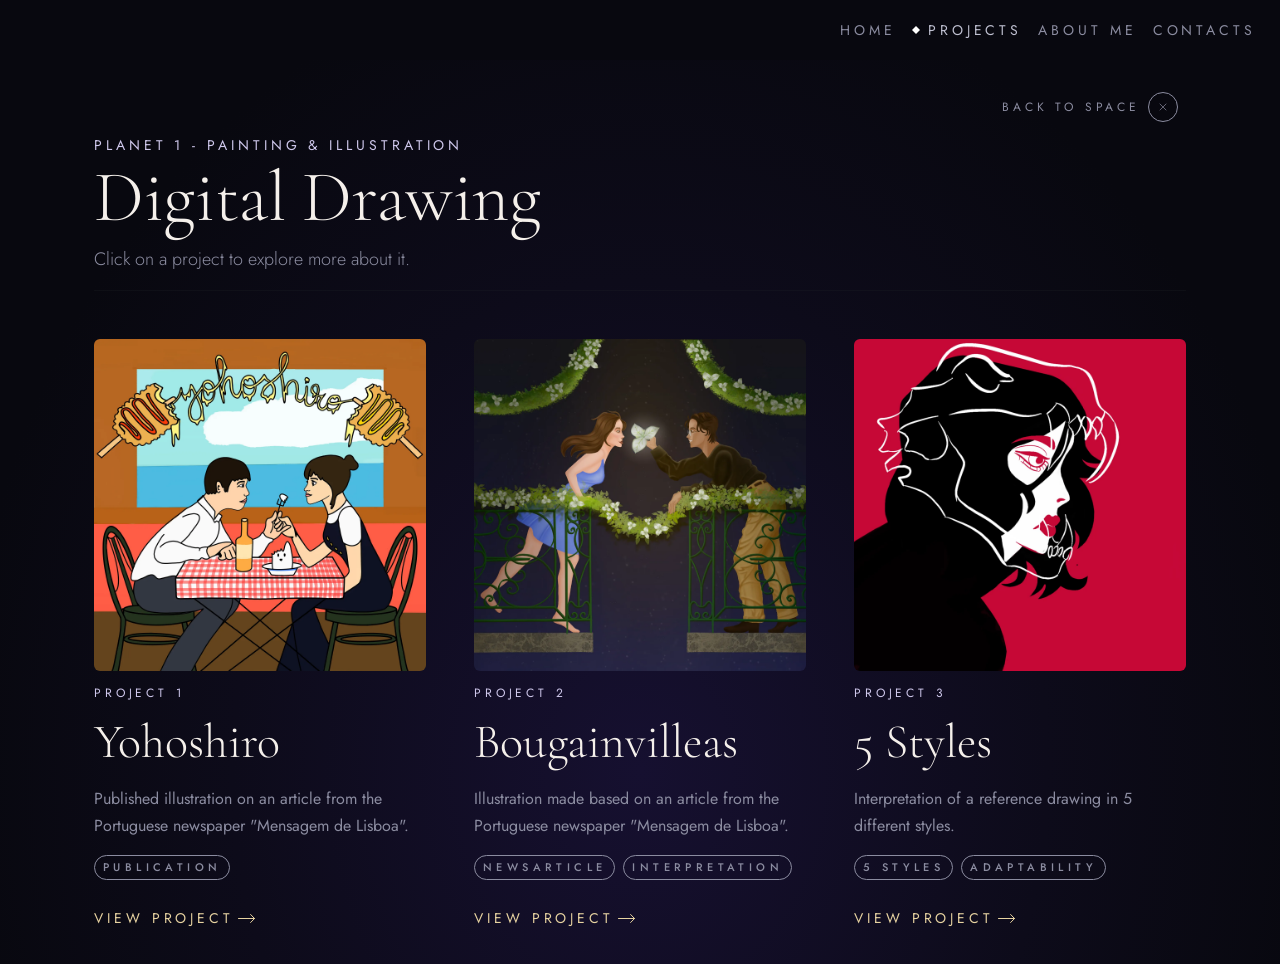
<file: art-projects.html>
<!DOCTYPE html>
<html lang="en">
<head>
    <meta charset="UTF-8">
    <meta name="viewport" content="width=device-width, initial-scale=1.0">
    <meta name="description" content="Digital Illustration by Marta - Yohoshiro, Bougainvilleas, and 5-styles adaptability study. Editorial artwork from a Lisbon design student.">
    <title>Digital Drawing — Marta's Portfolio</title>
    <link href="https://fonts.googleapis.com/css2?family=Cormorant+Garamond:ital,wght@0,300;0,400;0,700;1,300;1,400&family=Jost:ital,wght@0,300;0,400;0,500;1,400&display=swap" rel="stylesheet">
    
    <!-- Bootstrap CSS -->
    <link href="https://cdn.jsdelivr.net/npm/bootstrap@5.3.3/dist/css/bootstrap.min.css" rel="stylesheet">
    <link rel="stylesheet" href="./css/style.css">
    <link rel="icon" href="./assets/diamond.svg" type="image/svg+xml">
</head>

<body>
    <!-- Nav bar-->
    <a class="skip-link visually-hidden-focusable" href="#main-content">Skip to main content</a>
    <header class="position-fixed w-100 dark" id="mainHeader">
        
        <nav class="navbar navbar-expand-md d-flex align-items-center px-3" aria-label="Main Navigation">
            <button class="navbar-toggler border-0 ms-auto" type="button" data-bs-toggle="collapse"
                data-bs-target="#navMenu" aria-controls="navMenu" aria-expanded="false" aria-label="Menu">
                <span class="navbar-toggler-icon"></span>
            </button>
            <div class="collapse navbar-collapse justify-content-end" id="navMenu">
                <ul class="navbar-nav text-nowrap">
                    <li class="nav-item">
                        <a class="nav-link label-lg d-flex align-items-center justify-content-end gap-2" href="./index.html?section=home" data-section="home">
                            <img src="./assets/diamond.svg" class="nav-diamond" alt=""> HOME
                        </a>
                    </li>
                    <li class="nav-item">
                        <a class="nav-link label-lg active d-flex align-items-center justify-content-end gap-2" href="./index.html?section=projects" data-section="projects">
                            <img src="./assets/diamond.svg" class="nav-diamond" alt=""> PROJECTS
                        </a>
                    </li>
                    <li class="nav-item">
                        <a class="nav-link label-lg d-flex align-items-center justify-content-end gap-2" href="./index.html?section=about" data-section="about">
                            <img src="./assets/diamond.svg" class="nav-diamond" alt=""> ABOUT ME
                        </a>
                    </li>
                    <li class="nav-item">
                        <a class="nav-link label-lg d-flex align-items-center justify-content-end gap-2" href="./index.html?section=contacts" data-section="contacts">
                            <img src="./assets/diamond.svg" class="nav-diamond" alt=""> CONTACTS
                        </a>
                    </li>
                </ul>
            </div>
        </nav>
    </header>

    <section class="view d-flex flex-column position-relative" id="main-content">
        <div class="container py-4 px-md-4 px-3">
            <!-- Back button -->
            <div class="d-flex justify-content-end mb-2">
                <a href="./index.html?section=projects">
                    <span class="back-btn label-md d-inline-flex align-items-center gap-2 p-2">BACK TO SPACE
                        <span class="back-icon d-flex align-items-center justify-content-center rounded-circle">
                            <svg width="10" height="10" viewBox="0 0 10 10" fill="none" aria-hidden="true">
                                <path d="M2 2L8 8M8 2L2 8" stroke="currentColor" stroke-width="0.7" stroke-linecap="round"/>
                            </svg>
                        </span>
                    </span>
                </a>
            </div>

            <!-- Section header -->
            <p class="label-lg planet-label mb-2">PLANET 1 - PAINTING &amp; ILLUSTRATION</p>
            <h1 class="subject mb-2">Digital Drawing</h1>
            <p class="desc text-lg mb-3">Click on a project to explore more about it.</p>
            <hr class="h-rule mb-4 mb-md-5">

            <!-- Project cards -->
            <div class="row g-4 g-lg-5">

                <!-- Card 1: Yohoshiro -->
                <div class="col-12 col-sm-6 col-lg-4">
                    <a href="./yohoshiro.html" class="project-card d-flex flex-column text-decoration-none h-100 gap-3">
                        <picture>
                            <source srcset="./assets/art-images/Yohoshiro/Yohoshiro-Final.webp" type="image/webp">
                            <img src="./assets/art-images/Yohoshiro/Yohoshiro-Final.png"
                                loading="lazy" 
                                class="thumbnail rounded w-100" 
                                alt="Yohoshiro illustration - a couple sharing a dessert at a checkered table. Korean hotdogs arching overhead spelling yohoshiro with melted cheese.">
                        </picture>
                        <p class="project-num label-md mb-0">PROJECT 1</p>
                        <h2 class="project-title mb-0">Yohoshiro</h2>
                        <p class="project-desc mb-0">Published illustration on an article from the Portuguese newspaper "Mensagem de Lisboa".</p>
                        <div class="d-flex flex-wrap gap-2">
                            <span class="tag-pill label-sm d-inline-flex align-items-center rounded-pill px-2">PUBLICATION</span>
                        </div>
                        <span class="cta-btn d-inline-flex align-self-start align-items-center gap-1 label-lg p-0">
                            VIEW PROJECT
                            <svg width="17" height="9" viewBox="0 0 17 9" fill="none" aria-hidden="true">
                                <path d="M12.621 0.5L16.5 4.5L12.621 8.5" stroke="currentColor" stroke-linecap="round" stroke-linejoin="round"/>
                                <path d="M0.5 4.5H16.5" stroke="currentColor" stroke-linecap="round" stroke-linejoin="round"/>
                            </svg>
                        </span>
                    </a>
                </div>

                <!-- Card 2: Bougainvilleas -->
                <div class="col-12 col-sm-6 col-lg-4">
                    <a href="./bouganvilleas.html" class="project-card d-flex flex-column text-decoration-none h-100 gap-3">
                        <picture>
                            <source srcset="./assets/art-images/bouganvilleas/Bouganvilleas-Final.webp" type="image/webp">
                            <img src="./assets/art-images/bouganvilleas/Bouganvilleas-Final.png"
                                loading="lazy"
                                class="thumbnail rounded w-100" 
                                alt="Illustration of a couple leaning over separate wrought-iron railings at night, reaching toward a glowing white flower.">
                        </picture>
                        <p class="project-num label-md mb-0">PROJECT 2</p>
                        <h2 class="project-title mb-0">Bougainvilleas</h2>
                        <p class="project-desc mb-0">Illustration made based on an article from the Portuguese newspaper "Mensagem de Lisboa".</p>
                        <div class="d-flex flex-wrap gap-2">
                            <span class="tag-pill label-sm d-inline-flex align-items-center rounded-pill px-2">NEWSARTICLE</span>
                            <span class="tag-pill label-sm d-inline-flex align-items-center rounded-pill px-2">INTERPRETATION</span>
                        </div>
                        <span class="cta-btn d-inline-flex align-self-start align-items-center gap-1 label-lg p-0">
                            VIEW PROJECT
                            <svg width="17" height="9" viewBox="0 0 17 9" fill="none" aria-hidden="true">
                                <path d="M12.621 0.5L16.5 4.5L12.621 8.5" stroke="currentColor" stroke-linecap="round" stroke-linejoin="round"/>
                                <path d="M0.5 4.5H16.5" stroke="currentColor" stroke-linecap="round" stroke-linejoin="round"/>
                            </svg>
                        </span>
                    </a>
                </div>

                <!-- Card 3: 5 Styles -->
                <div class="col-12 col-sm-6 col-lg-4">
                    <a href="./5-styles.html" class="project-card d-flex flex-column text-decoration-none h-100 gap-3">
                        <picture>
                            <source srcset="./assets/art-images/5-styles/line.webp" type="image/webp">
                            <img src="./assets/art-images/5-styles/line.png"
                                loading="lazy"
                                class="thumbnail rounded w-100" 
                                alt="Stylized profile portrait of a woman with black hair, rendered in bold black, white, and red line art on a crimson background.">
                        </picture>
                        <p class="project-num label-md mb-0">PROJECT 3</p>
                        <h2 class="project-title mb-0">5 Styles</h2>
                        <p class="project-desc mb-0">Interpretation of a reference drawing in 5 different styles.</p>
                        <div class="d-flex flex-wrap gap-2">
                            <span class="tag-pill label-sm d-inline-flex align-items-center rounded-pill px-2">5 STYLES</span>
                            <span class="tag-pill label-sm d-inline-flex align-items-center rounded-pill px-2">ADAPTABILITY</span>
                        </div>
                        <span class="cta-btn d-inline-flex align-self-start align-items-center gap-1 label-lg p-0">
                            VIEW PROJECT
                            <svg width="17" height="9" viewBox="0 0 17 9" fill="none" aria-hidden="true">
                                <path d="M12.621 0.5L16.5 4.5L12.621 8.5" stroke="currentColor" stroke-linecap="round" stroke-linejoin="round"/>
                                <path d="M0.5 4.5H16.5" stroke="currentColor" stroke-linecap="round" stroke-linejoin="round"/>
                            </svg>
                        </span>
                    </a>
                </div>
            </div>
        </div>
    </section>
    <script src="https://cdn.jsdelivr.net/npm/bootstrap@5.3.3/dist/js/bootstrap.bundle.min.js"></script>
    <script src="./js/nav-bar.js"></script>
</body>
</html>
</file>
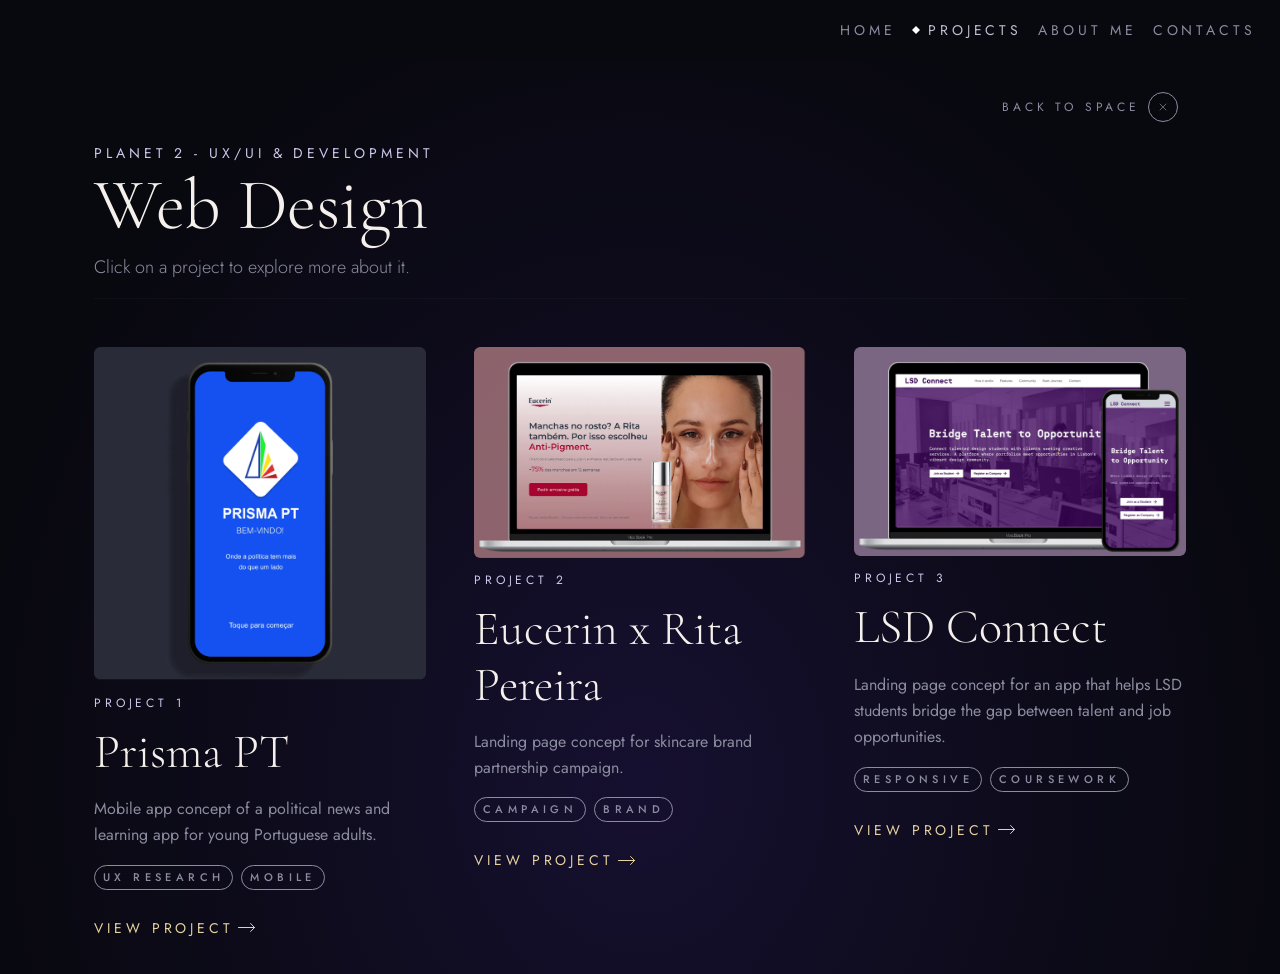
<file: web-projects.html>
<!DOCTYPE html>
<html lang="en">
    
<head>
    <meta charset="UTF-8">
    <meta name="viewport" content="width=device-width, initial-scale=1.0">
    <meta name="description" content="Web design case studies by Marta - Prisma, Eucerin x Rita Pereira, and LSD Connect. UX/UI projects from a Lisbon School of Design student.">
    <title>Web Design — Marta's Portfolio</title>
    <link href="https://fonts.googleapis.com/css2?family=Cormorant+Garamond:ital,wght@0,300;0,400;0,700;1,300;1,400&family=Jost:ital,wght@0,300;0,400;0,500;1,400&display=swap" rel="stylesheet">
    <link href="https://cdn.jsdelivr.net/npm/bootstrap@5.3.3/dist/css/bootstrap.min.css" rel="stylesheet">
    <link rel="stylesheet" href="./css/style.css">
    <link rel="icon" href="./assets/diamond.svg" type="image/svg+xml">
</head>

<body>
    <!-- Nav bar-->
    <a class="skip-link visually-hidden-focusable" href="#main-content">Skip to main content</a>
    <header class="position-fixed w-100 dark" id="mainHeader">
        <nav class="navbar navbar-expand-md d-flex align-items-center px-3" aria-label="Main Navigation">
            <button class="navbar-toggler border-0 ms-auto" type="button" data-bs-toggle="collapse"
                data-bs-target="#navMenu" aria-controls="navMenu" aria-expanded="false" aria-label="Menu">
                <span class="navbar-toggler-icon"></span>
            </button>
            <div class="collapse navbar-collapse justify-content-end" id="navMenu">
                <ul class="navbar-nav text-nowrap">
                    <li class="nav-item">
                        <a class="nav-link label-lg d-flex align-items-center justify-content-end gap-2" href="./index.html?section=home" data-section="home">
                            <img src="./assets/diamond.svg" class="nav-diamond" alt=""> HOME
                        </a>
                    </li>
                    <li class="nav-item">
                        <a class="nav-link label-lg active d-flex align-items-center justify-content-end gap-2" href="./index.html?section=projects" data-section="projects">
                            <img src="./assets/diamond.svg" class="nav-diamond" alt=""> PROJECTS
                        </a>
                    </li>
                    <li class="nav-item">
                        <a class="nav-link label-lg d-flex align-items-center justify-content-end gap-2" href="./index.html?section=about" data-section="about">
                            <img src="./assets/diamond.svg" class="nav-diamond" alt=""> ABOUT ME
                        </a>
                    </li>
                    <li class="nav-item">
                        <a class="nav-link label-lg d-flex align-items-center justify-content-end gap-2" href="./index.html?section=contacts" data-section="contacts">
                            <img src="./assets/diamond.svg" class="nav-diamond" alt=""> CONTACTS
                        </a>
                    </li>
                </ul>
            </div>
        </nav>
    </header>

    <section class="view min-vh-100 d-flex flex-column" id="main-content">
        <div class="container px-3 px-md-4 py-3 py-md-4">

            <!-- Back button -->
            <div class="d-flex justify-content-end mb-2 mb-md-3">
                <a href="./index.html?section=projects">
                    <span class="back-btn label-md d-inline-flex align-items-center gap-2 p-2">BACK TO SPACE
                        <span class="back-icon d-flex align-items-center justify-content-center rounded-circle">
                            <svg width="10" height="10" viewBox="0 0 10 10" fill="none" aria-hidden="true">
                                <path d="M2 2L8 8M8 2L2 8" stroke="currentColor" stroke-width="0.7" stroke-linecap="round"/>
                            </svg>
                        </span>
                    </span>
                </a>
            </div>

            <!-- Section header -->
            <p class="label-lg planet-label mb-2">PLANET 2 - UX/UI &amp; DEVELOPMENT</p>
            <h1 class="subject mb-2">Web Design</h1>
            <p class="desc text-lg mb-3">Click on a project to explore more about it.</p>
            <hr class="h-rule mb-4 mb-md-5">

            <!-- Project cards -->
            <div class="row g-4 g-lg-5">

                <!-- Card 1: Prisma PT -->
                <div class="col-12 col-sm-6 col-lg-4">
                    <a href="./prismaPT.html" class="project-card d-flex flex-column text-decoration-none h-100 gap-3">
                        <picture>
                            <source srcset="./assets/wd-images/prisma_pt.webp" type="image/webp">
                            <img src="./assets/wd-images/prisma_pt.png"
                                loading="lazy"
                                class="thumbnail rounded w-100"
                                alt="Prisma PT homescreen mockup">
                        </picture>
                        <p class="project-num label-md mb-0">PROJECT 1</p>
                        <h2 class="project-title mb-0">Prisma PT</h2>
                        <p class="project-desc mb-0">Mobile app concept of a political news and learning app for young Portuguese adults.</p>
                        <div class="d-flex flex-wrap gap-2">
                            <span class="tag-pill label-sm d-inline-flex align-items-center rounded-pill px-2">UX RESEARCH</span>
                            <span class="tag-pill label-sm d-inline-flex align-items-center rounded-pill px-2">MOBILE</span>
                        </div>
                        <span class="cta-btn d-inline-flex align-self-start align-items-center gap-1 label-lg p-0">
                            VIEW PROJECT
                            <svg width="17" height="9" viewBox="0 0 17 9" fill="none" aria-hidden="true">
                                <path d="M12.621 0.5L16.5 4.5L12.621 8.5" stroke="currentColor" stroke-linecap="round" stroke-linejoin="round"/>
                                <path d="M0.5 4.5H16.5" stroke="currentColor" stroke-linecap="round" stroke-linejoin="round"/>
                            </svg>
                        </span>
                    </a>
                </div>

                <!-- Card 2: Eucerin x Rita Pereira -->
                <div class="col-12 col-sm-6 col-lg-4">
                    <a href="./eucerin.html" class="project-card d-flex flex-column text-decoration-none h-100 gap-3">
                        <picture>
                            <source srcset="./assets/wd-images/eucerin.webp" type="image/webp">
                            <img src="./assets/wd-images/eucerin.png"
                                loading="lazy"
                                class="thumbnail rounded w-100"
                                alt="Eucerin hero section mockup on desktop">
                        </picture>
                        <p class="project-num label-md mb-0">PROJECT 2</p>
                        <h2 class="project-title mb-0">Eucerin x Rita Pereira</h2>
                        <p class="project-desc mb-0">Landing page concept for skincare brand partnership campaign.</p>
                        <div class="d-flex flex-wrap gap-2">
                            <span class="tag-pill label-sm d-inline-flex align-items-center rounded-pill px-2">CAMPAIGN</span>
                            <span class="tag-pill label-sm d-inline-flex align-items-center rounded-pill px-2">BRAND</span>
                        </div>
                        <span class="cta-btn d-inline-flex align-self-start align-items-center gap-1 label-lg p-0">
                            VIEW PROJECT
                            <svg width="17" height="9" viewBox="0 0 17 9" fill="none" aria-hidden="true">
                                <path d="M12.621 0.5L16.5 4.5L12.621 8.5" stroke="currentColor" stroke-linecap="round" stroke-linejoin="round"/>
                                <path d="M0.5 4.5H16.5" stroke="currentColor" stroke-linecap="round" stroke-linejoin="round"/>
                            </svg>
                        </span>
                    </a>
                </div>

                <!-- Card 3: LSD Connect -->
                <div class="col-12 col-sm-6 col-lg-4">
                    <a href="./lsd-connect.html" class="project-card d-flex flex-column text-decoration-none h-100 gap-3">
                        <picture>
                            <source srcset="./assets/wd-images/lsd-connect.webp" type="image/webp">
                            <img src="./assets/wd-images/lsd-connect.png"
                                loading="lazy"
                                class="thumbnail rounded w-100"
                                alt="LSD mockup on mobile and desktop">
                        </picture>
                        <p class="project-num label-md mb-0">PROJECT 3</p>
                        <h2 class="project-title mb-0">LSD Connect</h2>
                        <p class="project-desc mb-0">Landing page concept for an app that helps LSD students bridge the gap between talent and job opportunities.</p>
                        <div class="d-flex flex-wrap gap-2">
                            <span class="tag-pill label-sm d-inline-flex align-items-center rounded-pill px-2">RESPONSIVE</span>
                            <span class="tag-pill label-sm d-inline-flex align-items-center rounded-pill px-2">COURSEWORK</span>
                        </div>
                        <span class="cta-btn d-inline-flex align-self-start align-items-center gap-1 label-lg p-0">
                            VIEW PROJECT
                            <svg width="17" height="9" viewBox="0 0 17 9" fill="none" aria-hidden="true">
                                <path d="M12.621 0.5L16.5 4.5L12.621 8.5" stroke="currentColor" stroke-linecap="round" stroke-linejoin="round"/>
                                <path d="M0.5 4.5H16.5" stroke="currentColor" stroke-linecap="round" stroke-linejoin="round"/>
                            </svg>
                        </span>
                    </a>
                </div>
            </div>
        </div>
    </section>
    <script src="https://cdn.jsdelivr.net/npm/bootstrap@5.3.3/dist/js/bootstrap.bundle.min.js"></script>
    <script src="./js/nav-bar.js"></script>
</body>
</html>
</file>
<file: css/style.css>
/*===========================================================================================
                                    DESIGN SYSTEM
============================================================================================*/
:root{
    /*--- FONTS ---*/
    --serif: "Cormorant Garamond", Georgia, serif;
    --sans: "Jost", system-ui, sans-serif;

    /*--- COLORS ---*/
    /* Backgrounds */
    --cosmos:       #08080f;   /* deep space — main dark background */
    --cosmos-2:     #0d0b1a;   /* slightly lifted space */
    --cosmos-3:     #161030;   /* panel/card tint */
    --white:        #F5F0EB;   /* warm paper white — home surface */
    --white-2:      #efeee9;   /* secondary white */

    /* Text */
    --ink:          #1a1a22;   /* near-black text on white */
    --ink-soft:     #5b5b66;   /* muted text on white */
    --lavender:     #bfc0d1;   /* body text on dark */
    --lavender-dim: #8b8ca0;   /* muted text on dark */
    --lavender-cue:  #CFC8EC;
    --lavender-light: #E7E2F5;

    /* Accents */
    --gold:         #e7d3a1;   /* stars, dividers, CTAs */
    --gold-bright:  #f4e7c4;   /* hover state */
    --gold-dim:     #b6a578;   /* eyebrows, meta keys */
    --purple:       #60519b;   /* italic accent, selection */
    --purple-glow:  #8576c4;   /* brighter purple, glows */ 

    /*--- Z INDEX SCALE --- */
    --z-star: 2500;
    --z-decorative: 5;
    --z-hero-overlay: 50;
    --z-nav: 100;
    
    /*--- MOTION ---*/
    --ease-standard: cubic-bezier(0.4, 0, 0.2, 1);
    --duration-fast: 0.3s;
    --duration-standard: 0.4s;

    /*--- LAYOUT ---*/
    --nav-h: 60px;
    --drip-h: clamp(120px, 30vw, 280px);
    --max-opacity: 1;
}


/*===========================================================================================
                                        TYPOGRAPHY
============================================================================================*/
h1 {
    font-family: var(--serif);
    font-weight: 400;
    font-size: clamp(3.5rem, 7vw, 6rem); /* 56px → 96px */
    line-height: 1;
    letter-spacing: -0.01em;
}

h2 {
    font-family: var(--serif);
    font-weight: 300;
    font-size: clamp(2.5rem, 6vw, 4.5rem); /* 44px → 72px */
    line-height: 1.05;
    letter-spacing: -0.005em;
}

h3 {
    font-family: var(--serif);
    font-weight: 300;
    font-size: clamp(2rem, 4.5vw, 3rem); /* 32px → 48px */
    line-height: 1.15;
}

h4 {
    font-family: var(--serif);
    font-weight: 400;
    font-size: clamp(1.625rem, 2.2vw, 2rem); /* 26px → 32px */
    line-height: 1.2;
}

h5 {
    font-family: var(--serif);
    font-weight: 400;
    font-size: clamp(1.375rem, 1.6vw, 1.5rem); /* 22px → 24px */
    line-height: 1.25;
}

h6 {
    font-family: var(--serif);
    font-weight: 500;
    font-size: 1.125rem; /* 18px — same on mobile and desktop */
    line-height: 1.4;
    letter-spacing: 0.08em;
}

/* ── BODY TEXT (Jost) ── */

.text-lg {
    font-family: var(--sans);
    font-weight: 300;
    font-size: clamp(1.125rem, 1.4vw, 1.25rem); /* 18px → 20px */
    line-height: 1.7;
}

p, .text-md {
    font-family: var(--sans);
    font-weight: 400;
    font-size: 1rem; /* 16px — same on mobile and desktop */
    line-height: 1.65;
}

.text-rg {
    font-family: var(--sans);
    font-weight: 400;
    font-size: 0.875rem; /* 14px */
    line-height: 1.6;
}

.text-sm {
    font-family: var(--sans);
    font-weight: 400;
    font-size: 0.8125rem; /* 13px */
    line-height: 1.5;
    letter-spacing: 0.01em;
}

.caption {
    font-family: var(--sans);
    font-weight: 400;
    font-size: 0.75rem; /* 12px — never go below this */
    line-height: 1.4;
    letter-spacing: 0.02em;
}

.subject{
    font-size: clamp(2.5rem, 6vw, 4.5rem);
    font-weight: 300;
    line-height: 1.05;
    letter-spacing: -0.005em;
}

.project-card .project-title{
    font-size: clamp(2rem, 4.5vw, 3rem);
    font-weight: 300;
    line-height: 1.15;
    letter-spacing: 0;
}
/* ── LABELS (Jost, uppercase) ── */

.label-lg {
    font-family: var(--sans);
    font-weight: 400;
    font-size: 0.875rem; /* 14px */
    line-height: 1;
    letter-spacing: 0.28em;
    text-transform: uppercase;
}

.label-md {
    font-family: var(--sans);
    font-weight: 400;
    font-size: 0.75rem; /* 12px */
    line-height: 1;
    letter-spacing: 0.32em;
    text-transform: uppercase;
}

.label-sm {
    font-family: var(--sans);
    font-weight: 500;
    font-size: 0.6875rem; /* 11px */
    line-height: 1;
    letter-spacing: 0.4em;
    text-transform: uppercase;
}

/*===========================================================================================
                                        BASE
============================================================================================*/
*,
*::before,
*::after {
    margin: 0;
    padding: 0;
    box-sizing: border-box;
}

html{
    width: 100%;
    overflow-x: hidden; 
}

body {
    width: 100%;
    max-width: 100vw;
    overflow-x: hidden;
    font-family: var(--sans);
    background-image: radial-gradient(ellipse at 50% 80%, var(--cosmos-3) 0%, var(--cosmos-2) 45%, var(--cosmos) 75%);
}

/*===========================================================================================
                                        ACESSIBILITY
============================================================================================*/

.skip-link:focus{
    position:fixed;
    top: 0.5rem;
    left: 0.5rem;
    z-index: 3000;
    padding: 0.5rem 1rem;
    background: var(--cosmos);
    color: var(--white);
    border-radius: 0.25rem;
}

/*===========================================================================================
                                        SPLASH
============================================================================================*/

html.splash-active, body.splash-active{
    overflow: hidden;
}

#splash{
    background: var(--cosmos);
    z-index: 2000;
    cursor: pointer;
}

#splash.is-active{
    display: flex;
}

.splash-hint {
    color: var(--gold-dim);
}

.splash-enter{
    min-width: 44px;
    min-height: 44px;
    background: none;
    border: 0;
    color: inherit;
    cursor:pointer;
}

.splash-enter:focus-visible{
    outline: 1px solid var(--gold);
    outline-offset: 8px;
}
/*===========================================================================================
                                        NAVIGATION
============================================================================================*/

header{
    z-index: var(--z-nav);
    background: var(--white);
    transition: background 0.6s ease, color 0.6s ease;
}

.nav-link {
    min-width: 44px;
    min-height: 44px;
    color: var(--ink-soft);
    transition: color var(--duration-standard) var(--ease-standard);
}

.nav-link .nav-diamond {
    display: none;
    width: 8px;
    height: 8px;
    transition: filter var(--duration-standard) var(--ease-standard);
}

.nav-link.active {
    color: var(--ink);
}

.nav-link.active .nav-diamond {
    display: inline-block;
}

/*--- Dark (cosmos) state ---*/

header.dark {
    background: var(--cosmos);
}

header.dark .nav-link {
    color: var(--lavender-dim);
}

header.dark .nav-link.active {
    color: var(--lavender);
}

header.dark .nav-diamond, header.dark .navbar-toggler-icon{
    filter: brightness(0) invert(1);
}

.navbar-toggler-icon{
    transition: filter var(--duration-standard) var(--ease-standard);
}

/*===========================================================================================
                                        SCROLL ENGINE
============================================================================================*/
.scroll-driver {
    height: calc(100vh + var(--drip-h));
    height: calc(100dvh + var(--drip-h));
}

.hero-overlay {
    height: calc(100vh + var(--drip-h));
    height: calc(100dvh + var(--drip-h));
    z-index: var(--z-hero-overlay);
    will-change: transform;
} 

.hero-content{
    height: 100vh;
    height: 100dvh;
    background: var(--white);
}
.drip-edge {
    height: var(--drip-h);
    margin-top: -2px;
}
/*===========================================================================================
                                        HOME SECTION
============================================================================================*/

.hero-title {
    color: var(--ink);
}
.hero-title em {
    color: var(--purple);
}
.hero-tagline {
    color: var(--ink-soft);
}

.banner-line {                  
    height: 2px;
    background-color: var(--gold-dim);
    opacity: 0.6;
}

.banner-decoration img {
    width: 38px;                
    height: 20px;
}

.scroll-indicator-wrap{
    bottom: calc(var(--drip-h) + 3rem);
}

/* Scroll indicator */
.scroll-indicator {
    min-width: 44px;
    min-height: 44px;
    color: var(--ink);
    cursor: pointer;
}

.scroll-line {
    width: 1px;
    height: 30px;
    background: var(--ink);
    animation: scrollBounce 2s ease-in-out infinite;
}

@keyframes scrollBounce {
    0%, 100% { transform: scaleY(0.9); opacity: 1; }
    50% { transform: scaleY(0.4); opacity: 0.4; }
}

/*===========================================================================================
                                        COSMOS SECTION
============================================================================================*/
/* Stars */

.star-particle {
    position: absolute;
    width: 2px;
    height: 2px;
    background: #fff;
    border-radius: 50%;
    opacity: 0;
    animation: twinkle var(--duration) ease-in-out var(--delay) infinite;
}

@keyframes twinkle {
    0%, 100% { opacity: 0.1; }
    50% { opacity: var(--max-opacity); }
}

/* Cosmos content */
.cosmos-section {
    padding-top: 6rem;
}

.cosmos-content {
    z-index: var(--z-decorative);
}

.cosmos-title {
    color: var(--white);
}

.cosmos-title em {
    color: var(--lavender);
}

/* ===== PLANETS ===== */
.planets-row {
    z-index: var(--z-decorative);
}

.art-planet, .wd-planet{
    height: 130px;
    width: 130px;
    z-index: 100;
}

.planet-name, .planet-sub{
    color: var(--white);
}

.planet-enter {
    min-width: 44px;
    min-height: 44px;
    color: var(--gold);
    transition: color 0.3s ease, opacity 0.3s ease;
}

/*===========================================================================================
                                        PROJECTS SECTION
============================================================================================*/
.view{
    padding-top: calc(var(--nav-h));
}

.back-btn{
    min-height: 44px;
    min-width: 44px;
    background: none;
    padding: 0;
    color: var(--lavender-dim);
    transition: color 0.2s;
}

.back-icon{
    width: 30px;
    height: 30px;
    border: 0.7px solid var(--lavender-dim);
    font-size: 14px;
}

.subject, .project-title{
    color: var(--white);
}
.planet-label, .project-num{
    color: var(--lavender-cue);
}
.desc, .project-desc, .tag-pill{
    color: var(--lavender-dim);
}

.tag-pill{
    height: 25px;
    border: 0.5px solid var(--lavender-dim);
}

.cta-btn{
    background: none;
    color: var(--gold);
    cursor: pointer;
    min-height: 44px;
    min-width: 44px;
}

/*===========================================================================================
                                        BUTTON STATES
============================================================================================*/
/* HOVER — desktop only */
@media (hover: hover) {
    span.planet-enter:hover:not(:active),
    .cta-btn:hover:not(:active) {
        background-image: radial-gradient(ellipse 65% 150% at 50% 50%, rgba(182, 165, 120, 0.25) 0%, transparent 75%);
    }
    .back-btn:hover:not(:active){
        background-image: radial-gradient(ellipse 65% 150% at 50% 50%, rgba(162, 160, 153, 0.20) 0%, transparent 75%);
    }
    .contacts-link-value:hover:not(:active){
        color: var(--gold-dim);
    }
}

/* ACTIVE — the moment of click/tap */
span.planet-enter:active,
.cta-btn:active,
.contacts-link-value:active{
    color: var(--gold-bright);
    text-decoration: underline;
    text-underline-offset: 4px;
    text-decoration-color: var(--gold-bright);
}

.back-btn:active{
    color: var(--lavender);
    text-decoration: underline;
    text-underline-offset: 4px;
    text-decoration-color: var(--lavender);
}

/* FOCUS — keyboard navigation */
.planet-card:focus-visible,
.project-card:focus-visible,
.contacts-link:focus-visible {
    color: var(--gold-bright);
    outline: 1px solid var(--gold);
}

.back-btn:focus-visible{
    color: var(--lavender-dim);
    outline: 1px solid var(--lavender);
}

/* DISABLED — links don't have a native disabled, so use a class */
span.planet-enter.disabled,
.cta-btn.disabled,
.back-btn.disabled,
.contacts-link.disabled {
    color: var(--ink-soft);
    opacity: 0.4;
    pointer-events: none;
}

/*===========================================================================================
                                    ABOUT/CONTACTS/FOOTER SECTION
============================================================================================*/

.about-inner, .contacts-inner{
    max-width: 900px;
}

.about-title, .contacts-title, .footer-name{
    color: var(--white);
}

.about-title em, .contacts-title em, .about-bio-placeholder, .contacts-intro, .footer-tagline {
    color: var(--lavender);
}

.about-fact {
    border-bottom: 1px solid color-mix(in oklab, var(--lavender-dim) 25%, transparent);
}

.about-fact-key, .contacts-link-key{
    color: var(--lavender-cue);
}

.contacts-link-value{
    color: var(--purple-glow);
    text-decoration: underline;
    text-underline-offset: 4px;
    text-decoration-color: var(--purple-glow);
}
.about-fact-value, .note{
    color: var(--lavender-dim);
}

.about-portrait{
    z-index: var(--z-decorative);
    max-height: 80vh;
    object-fit: contain;
}

/*===========================================================================================
                                        RESPONSIVENESS
============================================================================================*/
@media(min-width: 567px){

    .cosmos-title{
        margin-bottom: 40px;
    }

}

@media (min-width: 768px){

    .cosmos-content{
        max-width: 900px;
    }

    .cosmos-title{
        margin-bottom: 64px;
    }

    .art-planet, .wd-planet{
        width: 200px;
        height: 200px;
    }

    .about-inner{
        display: grid;
        grid-template-columns: 1fr 42%;
        grid-template-rows: auto 1fr;
        column-gap: 64px;
        row-gap: 0;
    }

    .about-title{
        grid-column: 1;
        grid-row: 1;
    }

    .about-bio {
        grid-column: 1;
        grid-row: 2;
        flex: 1;
        min-width:0;
    }

    .about-portrait{
        grid-column: 2;
        grid-row: 1 / span 2;
        height: 100%;
        width: 100%;
    }
}

@media (prefers-reduced-motion: reduce){
    .star-particle{
        animation: none;
        opacity: var(--max-opacity, 0.5);
    }

    .scroll-line{
        animation: none;
    }
}
</file>
